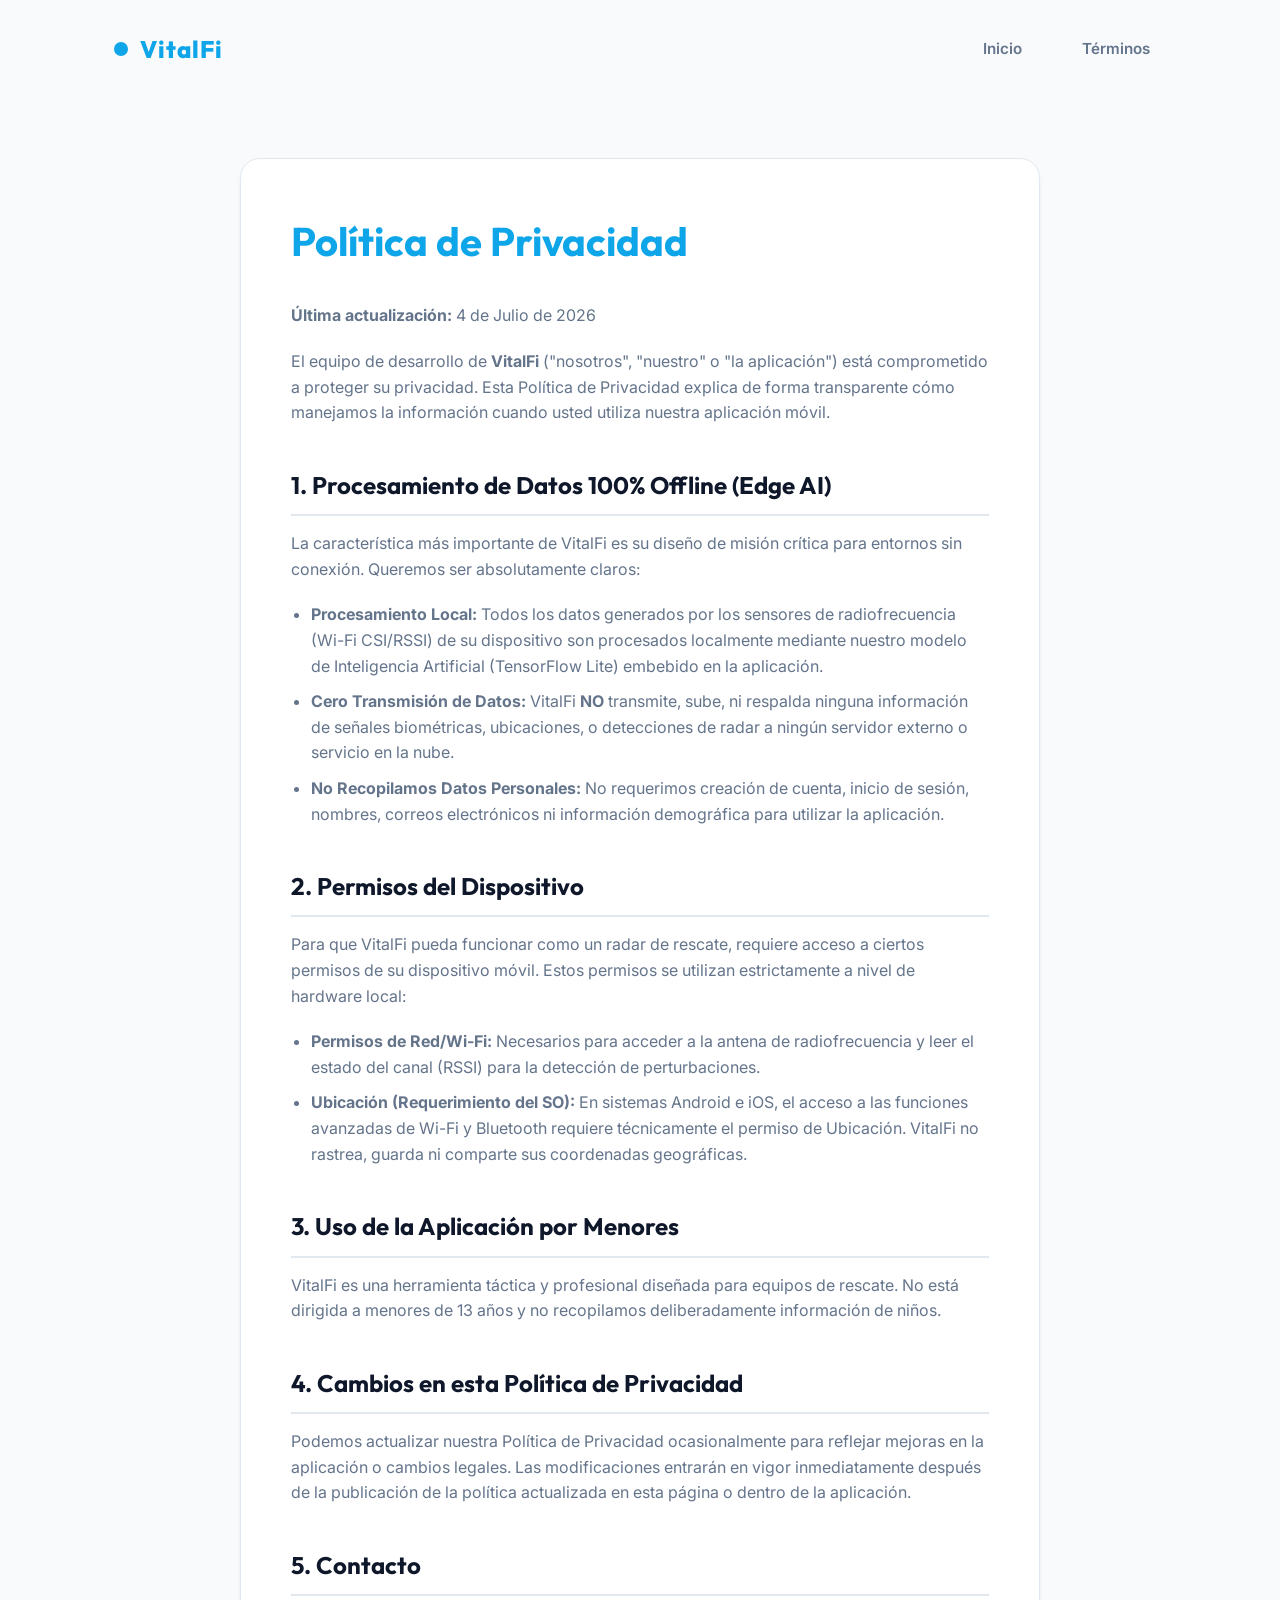
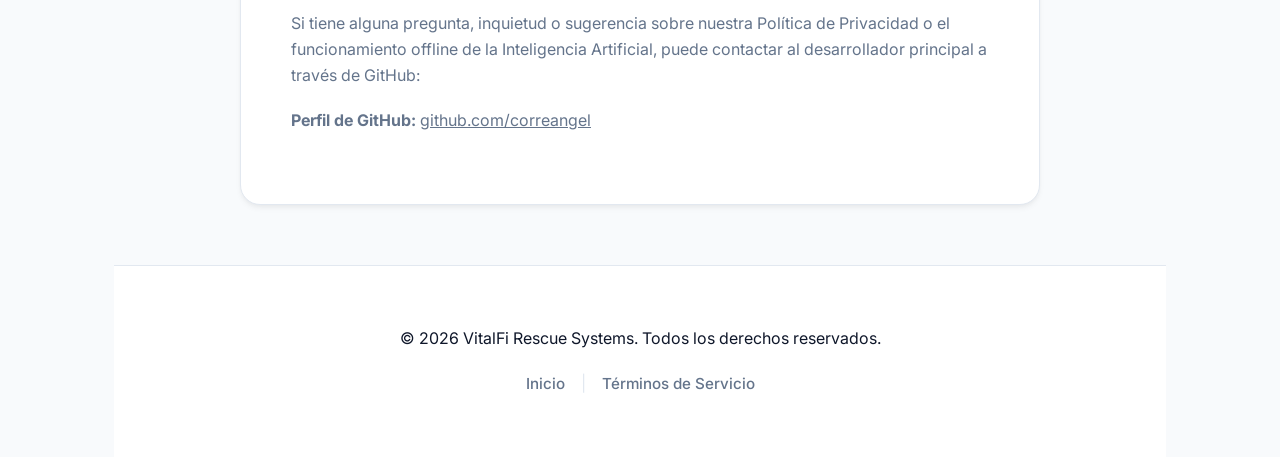
<file: privacy.html>
<!DOCTYPE html>
<html lang="es">
<head>
    <meta charset="UTF-8">
    <meta name="viewport" content="width=device-width, initial-scale=1.0">
    <title>Política de Privacidad - VitalFi</title>
    <meta name="description" content="Política de Privacidad de la aplicación VitalFi. Nuestro compromiso con el procesamiento offline y la protección de datos tácticos.">
    <!-- Google Fonts -->
    <link rel="preconnect" href="https://fonts.googleapis.com">
    <link rel="preconnect" href="https://fonts.gstatic.com" crossorigin>
    <link href="https://fonts.googleapis.com/css2?family=Inter:wght@300;400;600&family=Outfit:wght@500;700;800&display=swap" rel="stylesheet">
    <link rel="stylesheet" href="css/style.css">
</head>
<body>
    <div class="container">
        <header>
            <a href="index.html" style="text-decoration: none; color: inherit;">
                <div class="logo">
                    <div class="logo-dot"></div>
                    <span>VitalFi</span>
                </div>
            </a>
            <nav>
                <a href="index.html" class="nav-link">Inicio</a>
                <a href="terms.html" class="nav-link">Términos</a>
            </nav>
        </header>

        <section class="legal-content">
            <h1>Política de Privacidad</h1>
            <p><strong>Última actualización:</strong> 4 de Julio de 2026</p>

            <p>El equipo de desarrollo de <strong>VitalFi</strong> ("nosotros", "nuestro" o "la aplicación") está comprometido a proteger su privacidad. Esta Política de Privacidad explica de forma transparente cómo manejamos la información cuando usted utiliza nuestra aplicación móvil.</p>

            <h2>1. Procesamiento de Datos 100% Offline (Edge AI)</h2>
            <p>La característica más importante de VitalFi es su diseño de misión crítica para entornos sin conexión. Queremos ser absolutamente claros:</p>
            <ul>
                <li><strong>Procesamiento Local:</strong> Todos los datos generados por los sensores de radiofrecuencia (Wi-Fi CSI/RSSI) de su dispositivo son procesados localmente mediante nuestro modelo de Inteligencia Artificial (TensorFlow Lite) embebido en la aplicación.</li>
                <li><strong>Cero Transmisión de Datos:</strong> VitalFi <strong>NO</strong> transmite, sube, ni respalda ninguna información de señales biométricas, ubicaciones, o detecciones de radar a ningún servidor externo o servicio en la nube.</li>
                <li><strong>No Recopilamos Datos Personales:</strong> No requerimos creación de cuenta, inicio de sesión, nombres, correos electrónicos ni información demográfica para utilizar la aplicación.</li>
            </ul>

            <h2>2. Permisos del Dispositivo</h2>
            <p>Para que VitalFi pueda funcionar como un radar de rescate, requiere acceso a ciertos permisos de su dispositivo móvil. Estos permisos se utilizan estrictamente a nivel de hardware local:</p>
            <ul>
                <li><strong>Permisos de Red/Wi-Fi:</strong> Necesarios para acceder a la antena de radiofrecuencia y leer el estado del canal (RSSI) para la detección de perturbaciones.</li>
                <li><strong>Ubicación (Requerimiento del SO):</strong> En sistemas Android e iOS, el acceso a las funciones avanzadas de Wi-Fi y Bluetooth requiere técnicamente el permiso de Ubicación. VitalFi no rastrea, guarda ni comparte sus coordenadas geográficas.</li>
            </ul>

            <h2>3. Uso de la Aplicación por Menores</h2>
            <p>VitalFi es una herramienta táctica y profesional diseñada para equipos de rescate. No está dirigida a menores de 13 años y no recopilamos deliberadamente información de niños.</p>

            <h2>4. Cambios en esta Política de Privacidad</h2>
            <p>Podemos actualizar nuestra Política de Privacidad ocasionalmente para reflejar mejoras en la aplicación o cambios legales. Las modificaciones entrarán en vigor inmediatamente después de la publicación de la política actualizada en esta página o dentro de la aplicación.</p>

            <h2>5. Contacto</h2>
            <p>Si tiene alguna pregunta, inquietud o sugerencia sobre nuestra Política de Privacidad o el funcionamiento offline de la Inteligencia Artificial, puede contactar al desarrollador principal a través de GitHub:</p>
            <p><strong>Perfil de GitHub:</strong> <a href="https://github.com/correangel" target="_blank" style="color: var(--accent-cyan);">github.com/correangel</a></p>
        </section>

        <footer>
            <div class="footer-content">
                <p>&copy; 2026 VitalFi Rescue Systems. Todos los derechos reservados.</p>
                <div class="footer-links">
                    <a href="index.html">Inicio</a>
                    <span class="separator">|</span>
                    <a href="terms.html">Términos de Servicio</a>
                </div>
            </div>
        </footer>
    </div>
</body>
</html>
</file>
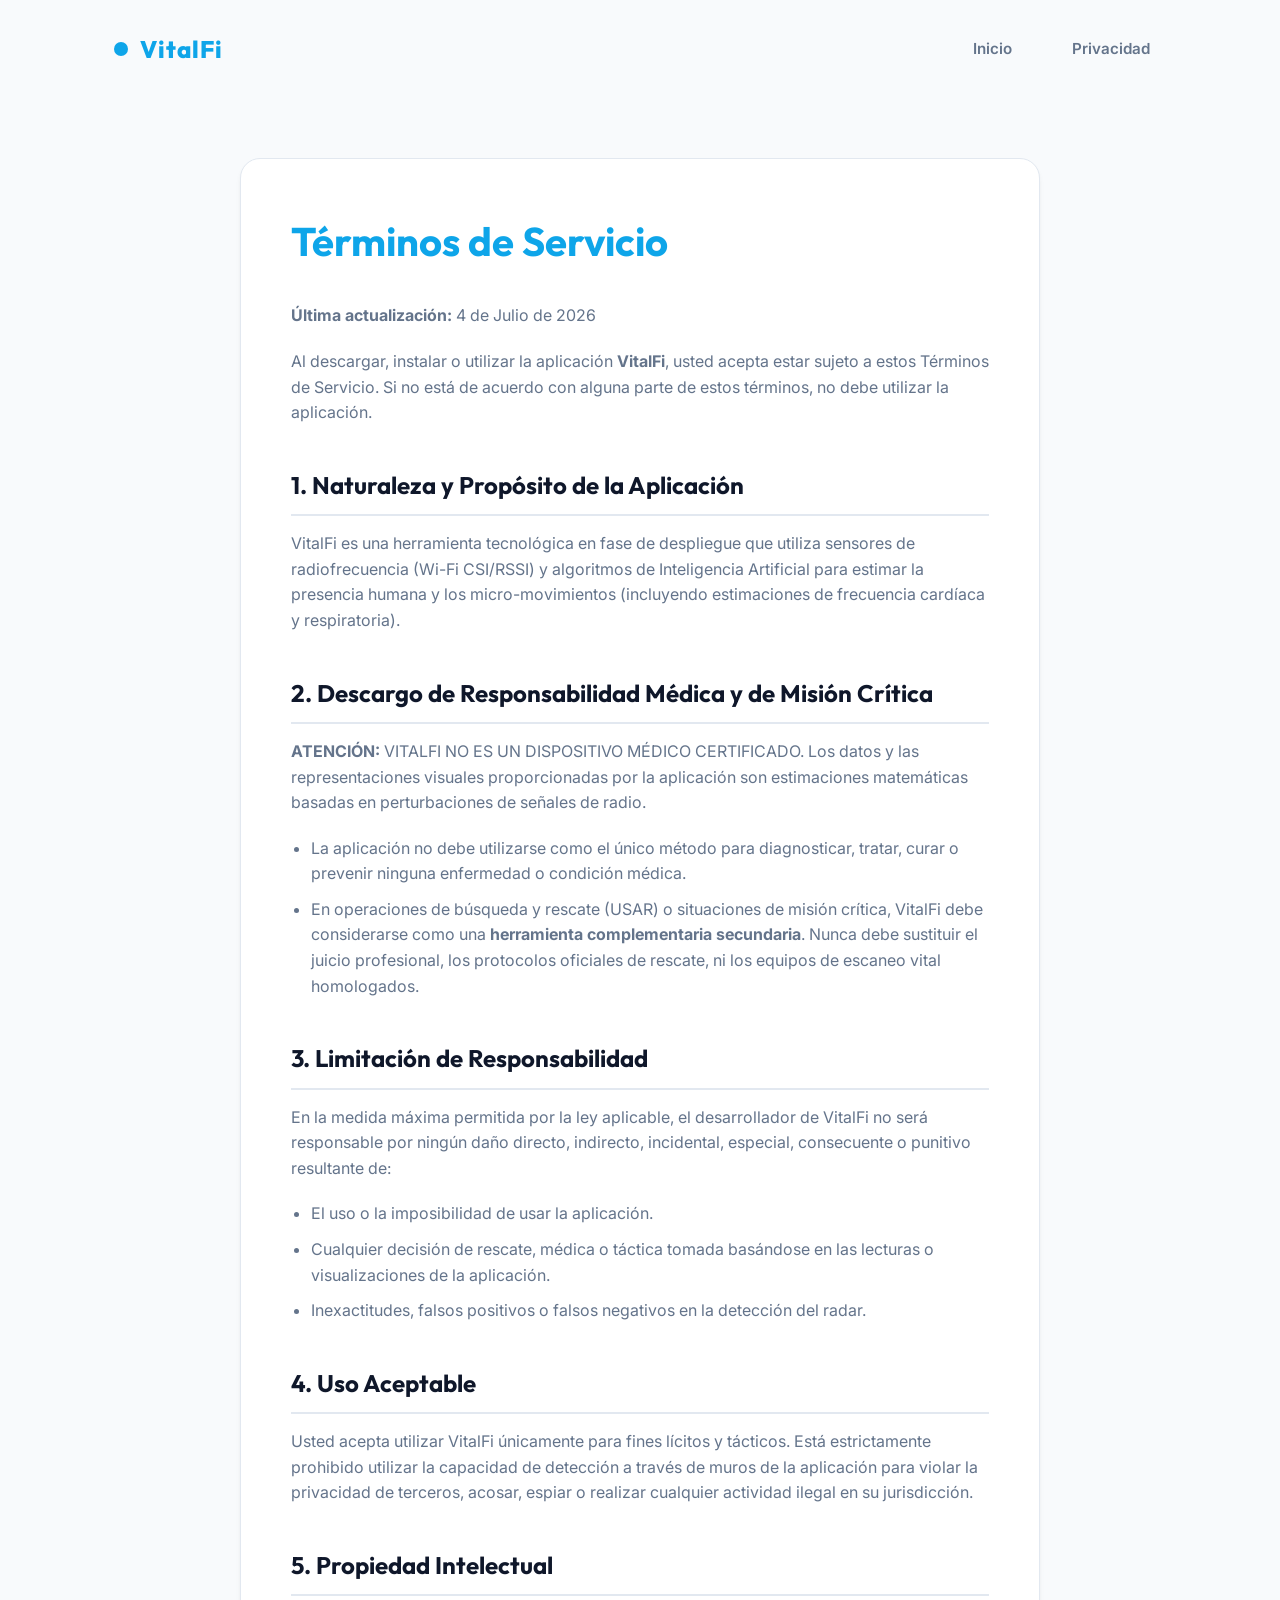
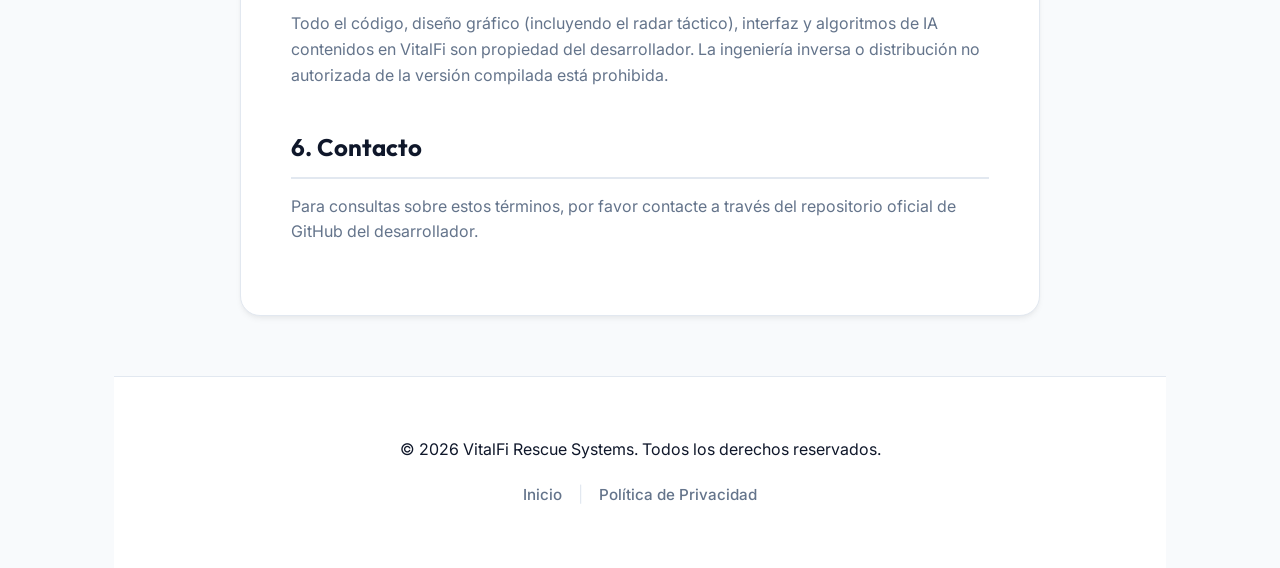
<file: terms.html>
<!DOCTYPE html>
<html lang="es">
<head>
    <meta charset="UTF-8">
    <meta name="viewport" content="width=device-width, initial-scale=1.0">
    <title>Términos de Servicio - VitalFi</title>
    <meta name="description" content="Términos y condiciones de uso de la aplicación táctica VitalFi.">
    <!-- Google Fonts -->
    <link rel="preconnect" href="https://fonts.googleapis.com">
    <link rel="preconnect" href="https://fonts.gstatic.com" crossorigin>
    <link href="https://fonts.googleapis.com/css2?family=Inter:wght@300;400;600&family=Outfit:wght@500;700;800&display=swap" rel="stylesheet">
    <link rel="stylesheet" href="css/style.css">
</head>
<body>
    <div class="container">
        <header>
            <a href="index.html" style="text-decoration: none; color: inherit;">
                <div class="logo">
                    <div class="logo-dot"></div>
                    <span>VitalFi</span>
                </div>
            </a>
            <nav>
                <a href="index.html" class="nav-link">Inicio</a>
                <a href="privacy.html" class="nav-link">Privacidad</a>
            </nav>
        </header>

        <section class="legal-content">
            <h1>Términos de Servicio</h1>
            <p><strong>Última actualización:</strong> 4 de Julio de 2026</p>

            <p>Al descargar, instalar o utilizar la aplicación <strong>VitalFi</strong>, usted acepta estar sujeto a estos Términos de Servicio. Si no está de acuerdo con alguna parte de estos términos, no debe utilizar la aplicación.</p>

            <h2>1. Naturaleza y Propósito de la Aplicación</h2>
            <p>VitalFi es una herramienta tecnológica en fase de despliegue que utiliza sensores de radiofrecuencia (Wi-Fi CSI/RSSI) y algoritmos de Inteligencia Artificial para estimar la presencia humana y los micro-movimientos (incluyendo estimaciones de frecuencia cardíaca y respiratoria).</p>
            
            <h2>2. Descargo de Responsabilidad Médica y de Misión Crítica</h2>
            <p><strong>ATENCIÓN:</strong> VITALFI NO ES UN DISPOSITIVO MÉDICO CERTIFICADO. Los datos y las representaciones visuales proporcionadas por la aplicación son estimaciones matemáticas basadas en perturbaciones de señales de radio. </p>
            <ul>
                <li>La aplicación no debe utilizarse como el único método para diagnosticar, tratar, curar o prevenir ninguna enfermedad o condición médica.</li>
                <li>En operaciones de búsqueda y rescate (USAR) o situaciones de misión crítica, VitalFi debe considerarse como una <strong>herramienta complementaria secundaria</strong>. Nunca debe sustituir el juicio profesional, los protocolos oficiales de rescate, ni los equipos de escaneo vital homologados.</li>
            </ul>

            <h2>3. Limitación de Responsabilidad</h2>
            <p>En la medida máxima permitida por la ley aplicable, el desarrollador de VitalFi no será responsable por ningún daño directo, indirecto, incidental, especial, consecuente o punitivo resultante de:</p>
            <ul>
                <li>El uso o la imposibilidad de usar la aplicación.</li>
                <li>Cualquier decisión de rescate, médica o táctica tomada basándose en las lecturas o visualizaciones de la aplicación.</li>
                <li>Inexactitudes, falsos positivos o falsos negativos en la detección del radar.</li>
            </ul>

            <h2>4. Uso Aceptable</h2>
            <p>Usted acepta utilizar VitalFi únicamente para fines lícitos y tácticos. Está estrictamente prohibido utilizar la capacidad de detección a través de muros de la aplicación para violar la privacidad de terceros, acosar, espiar o realizar cualquier actividad ilegal en su jurisdicción.</p>

            <h2>5. Propiedad Intelectual</h2>
            <p>Todo el código, diseño gráfico (incluyendo el radar táctico), interfaz y algoritmos de IA contenidos en VitalFi son propiedad del desarrollador. La ingeniería inversa o distribución no autorizada de la versión compilada está prohibida.</p>

            <h2>6. Contacto</h2>
            <p>Para consultas sobre estos términos, por favor contacte a través del repositorio oficial de GitHub del desarrollador.</p>
        </section>

        <footer>
            <div class="footer-content">
                <p>&copy; 2026 VitalFi Rescue Systems. Todos los derechos reservados.</p>
                <div class="footer-links">
                    <a href="index.html">Inicio</a>
                    <span class="separator">|</span>
                    <a href="privacy.html">Política de Privacidad</a>
                </div>
            </div>
        </footer>
    </div>
</body>
</html>
</file>
<file: css/style.css>
:root {
  --bg-color: #F8FAFC;
  --bg-card: #FFFFFF;
  --text-main: #0F172A;
  --text-muted: #64748B;
  --accent-blue: #0EA5E9;
  --accent-blue-light: #E0F2FE;
  --accent-red: #EF4444;
  --accent-green: #10B981;
  --border-light: #E2E8F0;
  --shadow-sm: 0 4px 6px -1px rgba(0, 0, 0, 0.05), 0 2px 4px -1px rgba(0, 0, 0, 0.03);
  --shadow-lg: 0 10px 25px -3px rgba(0, 0, 0, 0.1), 0 4px 6px -2px rgba(0, 0, 0, 0.05);
}

* {
  margin: 0;
  padding: 0;
  box-sizing: border-box;
}

body {
  font-family: 'Inter', sans-serif;
  background-color: var(--bg-color);
  color: var(--text-main);
  line-height: 1.6;
  overflow-x: hidden;
}

h1, h2, h3, h4 {
  font-family: 'Outfit', sans-serif;
}

.container {
  max-width: 1100px;
  margin: 0 auto;
  padding: 0 24px;
}

header {
  padding: 30px 0;
  display: flex;
  justify-content: space-between;
  align-items: center;
}

.logo {
  font-family: 'Outfit', sans-serif;
  font-weight: 800;
  font-size: 1.5rem;
  letter-spacing: 1px;
  display: flex;
  align-items: center;
  gap: 12px;
  color: var(--accent-blue);
}

.logo-dot {
  width: 14px;
  height: 14px;
  background-color: var(--accent-blue);
  border-radius: 50%;
}

nav a.nav-link {
  color: var(--text-muted);
  text-decoration: none;
  margin-left: 24px;
  font-weight: 600;
  font-size: 0.95rem;
  transition: all 0.3s ease;
  padding: 8px 16px;
  border-radius: 6px;
}

nav a.nav-link:hover {
  color: var(--accent-blue);
  background: var(--accent-blue-light);
}

.hero {
  padding: 100px 0 80px;
  text-align: center;
}

.hero-title {
  font-size: 4.5rem;
  font-weight: 800;
  line-height: 1.1;
  margin-bottom: 24px;
  color: var(--text-main);
}

.text-gradient {
  color: var(--accent-blue);
}

.hero-subtitle {
  font-size: 1.25rem;
  color: var(--text-muted);
  max-width: 650px;
  margin: 0 auto 50px;
  font-weight: 400;
}

.stores-panel {
  max-width: 550px;
  margin: 0 auto;
  padding: 40px;
  background: var(--bg-card);
  border: 1px solid var(--border-light);
  border-radius: 20px;
  box-shadow: var(--shadow-sm);
  transition: transform 0.3s ease, box-shadow 0.3s ease;
}

.stores-panel:hover {
  transform: translateY(-5px);
  box-shadow: var(--shadow-lg);
}

.stores-title {
  color: var(--accent-blue);
  font-size: 1.4rem;
  margin-bottom: 8px;
}

.stores-desc {
  color: var(--text-muted);
  font-size: 0.95rem;
  margin-bottom: 24px;
}

.stores-badges {
  display: flex;
  gap: 20px;
  justify-content: center;
  align-items: center;
}

.store-badge {
  opacity: 0.8;
  cursor: pointer;
  transition: opacity 0.3s ease;
}

.store-badge:hover {
  opacity: 1;
}

.google-badge { height: 56px; border-radius: 8px; }
.apple-badge { height: 40px; margin-top: 4px; }

.features {
  display: grid;
  grid-template-columns: repeat(auto-fit, minmax(320px, 1fr));
  gap: 24px;
  margin-top: 80px;
  margin-bottom: 80px;
}

.feature-card {
  background: var(--bg-card);
  border: 1px solid var(--border-light);
  border-radius: 16px;
  padding: 40px 32px;
  transition: all 0.3s ease;
  box-shadow: var(--shadow-sm);
}

.feature-card:hover {
  transform: translateY(-8px);
  box-shadow: var(--shadow-lg);
  border-color: var(--accent-blue);
}

.feature-icon {
  font-size: 2.5rem;
  margin-bottom: 20px;
  display: inline-block;
  color: var(--accent-blue);
}

.icon-vital { color: var(--accent-red); }
.icon-ai { color: var(--accent-green); }

.feature-card h3 {
  font-size: 1.3rem;
  margin-bottom: 12px;
  color: var(--text-main);
}

.feature-card p {
  color: var(--text-muted);
  font-size: 0.95rem;
  line-height: 1.7;
}

/* Legal Pages */
.legal-content {
  max-width: 800px;
  margin: 60px auto;
  background: var(--bg-card);
  padding: 50px;
  border-radius: 20px;
  box-shadow: var(--shadow-sm);
  border: 1px solid var(--border-light);
}

.legal-content h1 {
  font-size: 2.5rem;
  margin-bottom: 30px;
  color: var(--accent-blue);
}

.legal-content h2 {
  font-size: 1.5rem;
  margin-top: 40px;
  margin-bottom: 15px;
  border-bottom: 2px solid var(--border-light);
  padding-bottom: 10px;
}

.legal-content p, .legal-content ul {
  margin-bottom: 20px;
  color: var(--text-muted);
}

.legal-content li {
  margin-left: 20px;
  margin-bottom: 10px;
}

footer {
  border-top: 1px solid var(--border-light);
  padding: 60px 0 40px;
  text-align: center;
  background: var(--bg-card);
}

.footer-content {
  max-width: 600px;
  margin: 0 auto;
}

.footer-links {
  margin: 20px 0;
}

.footer-links a {
  color: var(--text-muted);
  text-decoration: none;
  font-size: 0.95rem;
  font-weight: 500;
  transition: color 0.3s;
}

.footer-links a:hover {
  color: var(--accent-blue);
}

.separator {
  margin: 0 12px;
  color: var(--border-light);
}

.disclaimer {
  font-size: 0.8rem;
  color: var(--text-muted);
  margin-top: 20px;
}

@media (max-width: 768px) {
  .hero-title { font-size: 3rem; }
  header { flex-direction: column; gap: 24px; padding: 24px 0; }
  .features { grid-template-columns: 1fr; }
  .stores-badges { flex-direction: column; }
  .legal-content { padding: 30px; }
}
</file>
